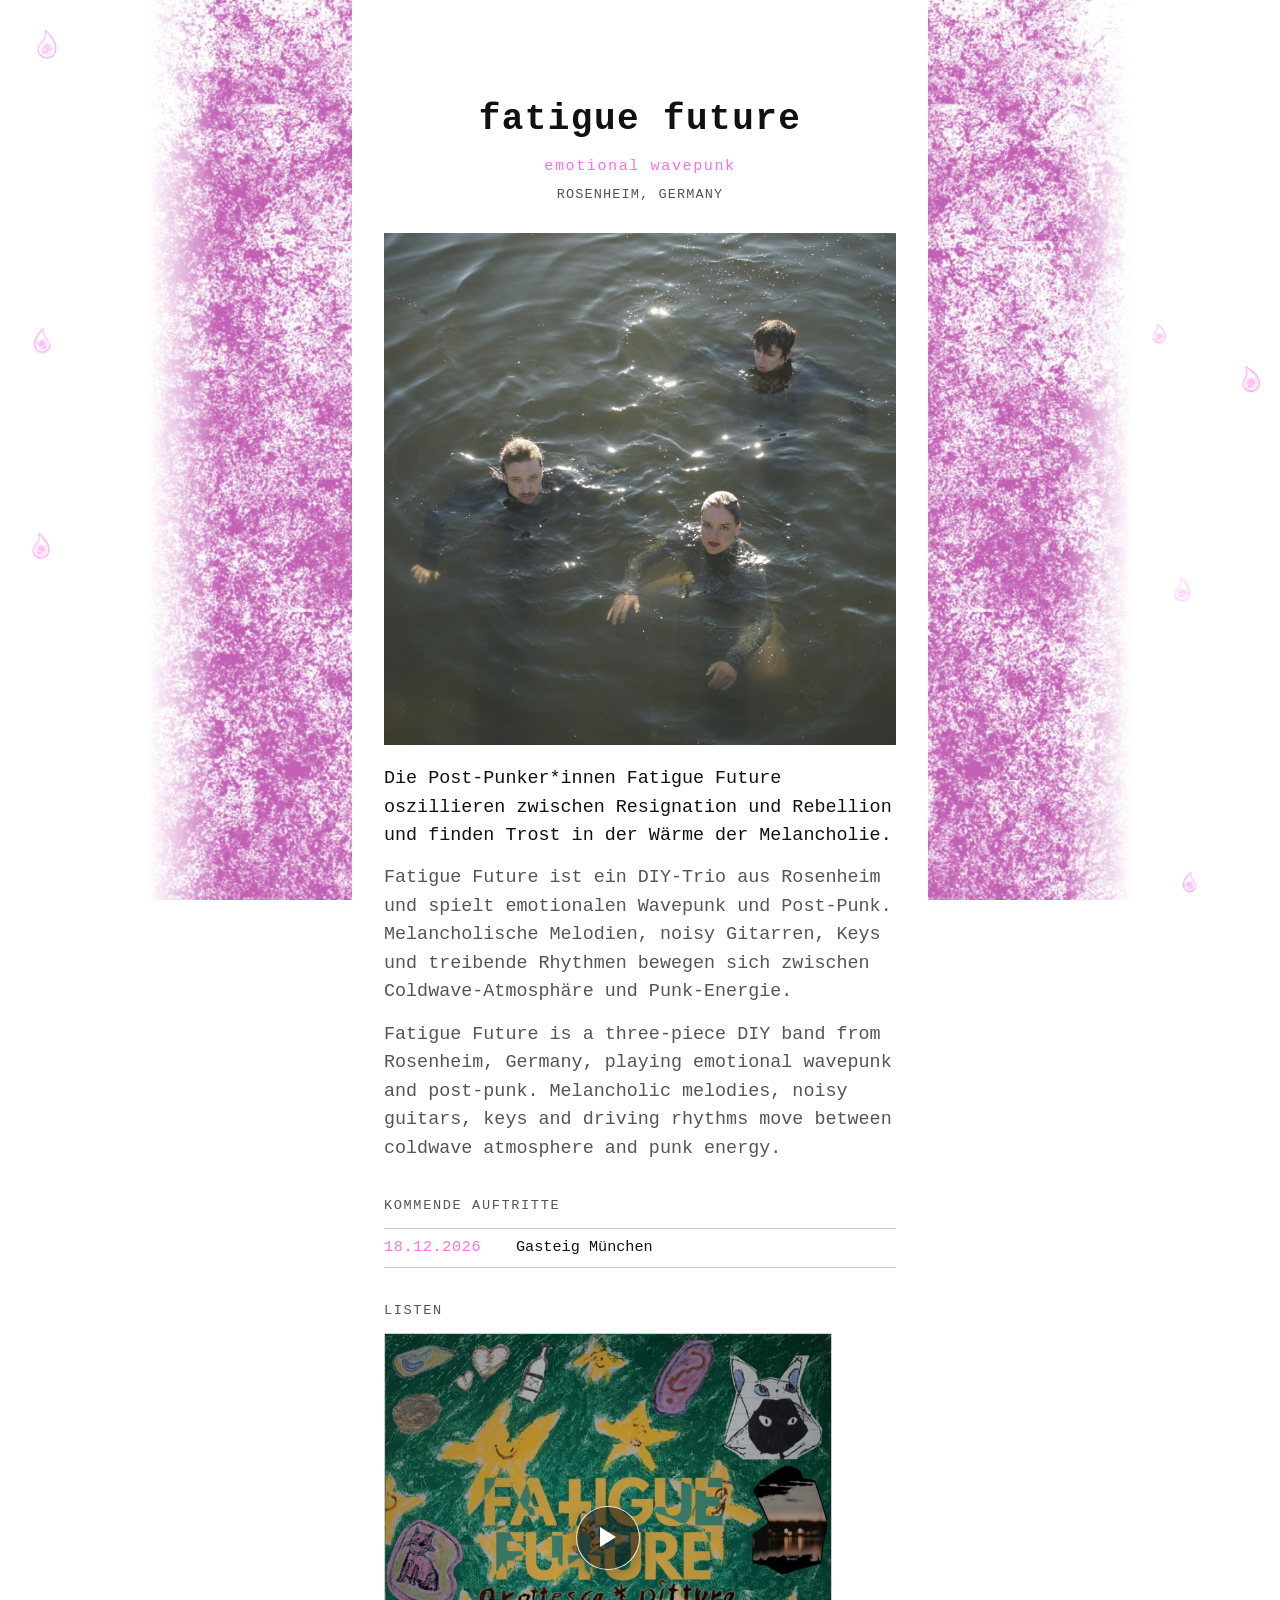
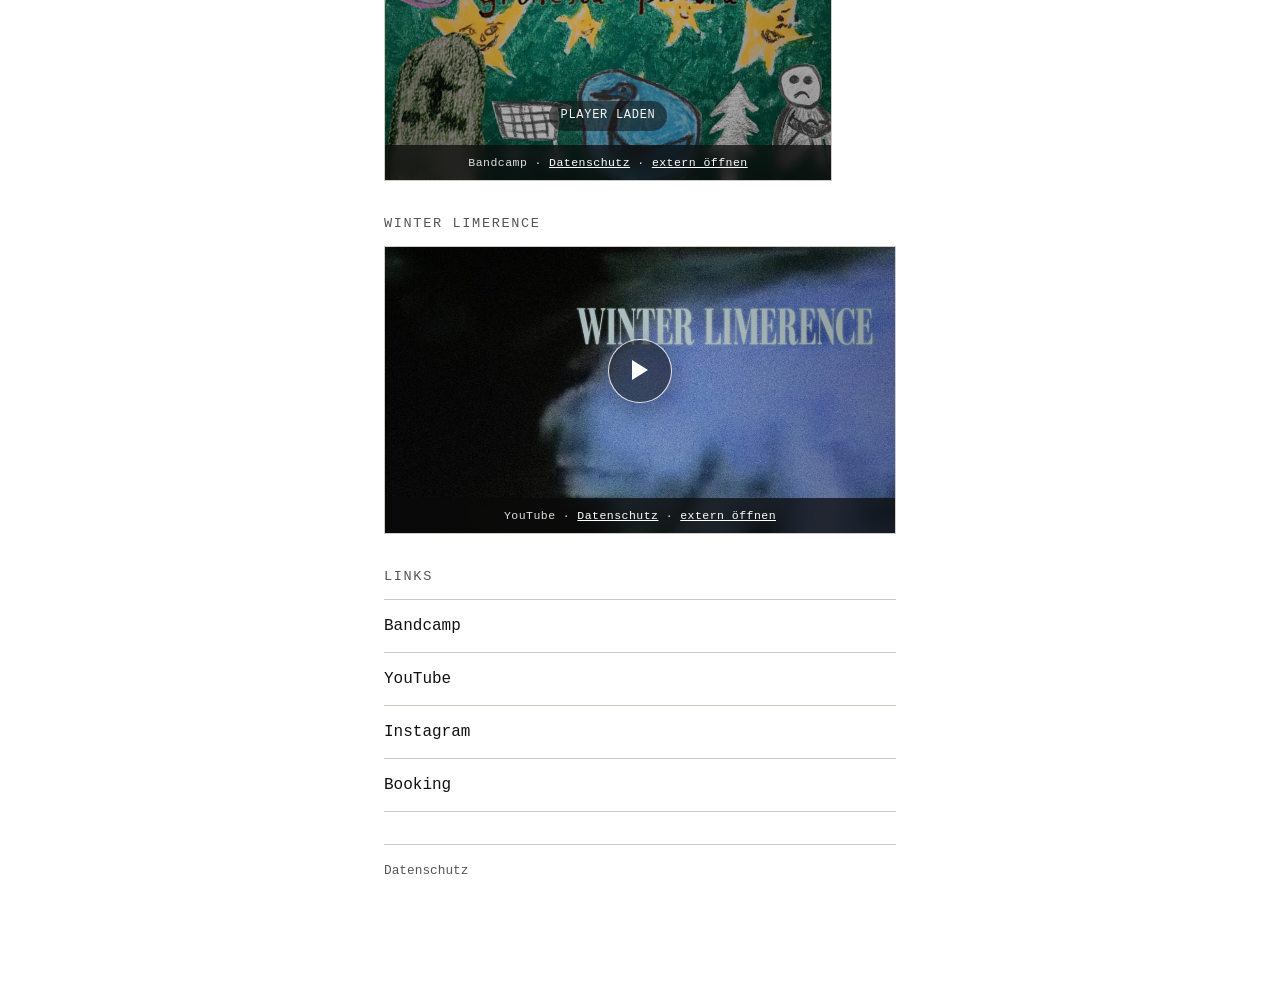
<file: index.html>
<!DOCTYPE html>
<html lang="de">
  <head>
    <meta charset="utf-8" />
    <meta name="viewport" content="width=device-width, initial-scale=1" />
    <title>Fatigue Future: emotional wavepunk from Rosenheim</title>
    <meta
      name="description"
      content="Fatigue Future is a three-piece DIY band from Rosenheim, Germany, playing emotional wavepunk and post-punk."
    />
    <meta name="robots" content="index, follow" />
    <link rel="canonical" href="https://fatiguefuture.github.io/" />

    <meta property="og:type" content="website" />
    <meta property="og:locale" content="de_DE" />
    <meta property="og:locale:alternate" content="en_US" />
    <meta property="og:site_name" content="Fatigue Future" />
    <meta property="og:title" content="Fatigue Future: emotional wavepunk" />
    <meta
      property="og:description"
      content="Three-piece DIY band from Rosenheim, Germany: emotional wavepunk and post-punk."
    />
    <meta property="og:url" content="https://fatiguefuture.github.io/" />
    <meta
      property="og:image"
      content="https://fatiguefuture.github.io/assets/band.jpg"
    />
    <meta property="og:image:alt" content="Fatigue Future, Bandfoto" />

    <meta name="twitter:card" content="summary_large_image" />
    <meta name="twitter:title" content="Fatigue Future: emotional wavepunk" />
    <meta
      name="twitter:description"
      content="Three-piece DIY band from Rosenheim, Germany: emotional wavepunk and post-punk."
    />
    <meta
      name="twitter:image"
      content="https://fatiguefuture.github.io/assets/band.jpg"
    />

    <meta name="theme-color" content="#ff70e0" />
    <link rel="icon" href="assets/tear.png" type="image/png" sizes="1024x1024" />
    <link rel="apple-touch-icon" href="assets/tear.png" />

    <link rel="stylesheet" href="styles.css" />

    <script type="application/ld+json">
      {
        "@context": "https://schema.org",
        "@type": "MusicGroup",
        "name": "Fatigue Future",
        "alternateName": ["fatigue future", "Fa⸸igue Fu⸸ure"],
        "description": "Fatigue Future is a three-piece DIY band from Rosenheim, Germany, playing emotional wavepunk and post-punk. Melancholic melodies, noisy guitars, keys and driving rhythms move between coldwave atmosphere and punk energy.",
        "genre": [
          "emotional wavepunk",
          "wave punk",
          "post-punk",
          "coldwave"
        ],
        "url": "https://fatiguefuture.github.io/",
        "image": "https://fatiguefuture.github.io/assets/band.jpg",
        "email": "mailto:fatiguefuture@protonmail.com",
        "foundingLocation": {
          "@type": "Place",
          "name": "Rosenheim",
          "address": {
            "@type": "PostalAddress",
            "addressLocality": "Rosenheim",
            "addressCountry": "DE"
          }
        },
        "address": {
          "@type": "PostalAddress",
          "addressLocality": "Rosenheim",
          "addressCountry": "DE"
        },
        "album": {
          "@type": "MusicAlbum",
          "name": "grottesca*pittura",
          "url": "https://fatiguefuture.bandcamp.com/album/grottesca-pittura",
          "byArtist": {
            "@type": "MusicGroup",
            "name": "Fatigue Future"
          }
        },
        "sameAs": [
          "https://fatiguefuture.bandcamp.com",
          "https://www.instagram.com/fatigue.future/",
          "https://www.youtube.com/@FatigueFuture"
        ]
      }
    </script>
  </head>
  <body>
    <div class="bg-wash bg-wash--left" aria-hidden="true"></div>
    <div class="bg-wash bg-wash--right" aria-hidden="true"></div>
    <div class="tears" aria-hidden="true">
      <span class="tear tear--left"></span>
      <span class="tear tear--left"></span>
      <span class="tear tear--left"></span>
      <span class="tear tear--left"></span>
      <span class="tear tear--left"></span>
      <span class="tear tear--right"></span>
      <span class="tear tear--right"></span>
      <span class="tear tear--right"></span>
      <span class="tear tear--right"></span>
      <span class="tear tear--right"></span>
    </div>

    <main class="page">
      <header class="hero">
        <h1>fatigue future</h1>
        <p class="genre">emotional wavepunk</p>
        <p class="location">Rosenheim, Germany</p>
      </header>

      <section class="about" aria-labelledby="about-heading">
        <h2 id="about-heading" class="visually-hidden">About</h2>
        <img
          class="about__photo"
          src="assets/band.jpg"
          alt="Fatigue Future, Bandfoto"
          width="1599"
          height="1600"
          loading="lazy"
          decoding="async"
        />
        <p class="bio">
          Die Post-Punker*innen Fatigue Future oszillieren zwischen Resignation
          und Rebellion und finden Trost in der Wärme der Melancholie.
        </p>
        <p class="bio bio--facts">
          Fatigue Future ist ein DIY-Trio aus Rosenheim und spielt emotionalen
          Wavepunk und Post-Punk. Melancholische Melodien, noisy Gitarren,
          Keys und treibende Rhythmen bewegen sich zwischen Coldwave-Atmosphäre
          und Punk-Energie.
        </p>
        <p class="bio bio--facts" lang="en">
          Fatigue Future is a three-piece DIY band from Rosenheim, Germany,
          playing emotional wavepunk and post-punk. Melancholic melodies,
          noisy guitars, keys and driving rhythms move between coldwave
          atmosphere and punk energy.
        </p>
      </section>

      <section class="gigs" aria-labelledby="gigs-heading">
        <h2 id="gigs-heading">Kommende Auftritte</h2>
        <div data-gigs>
          <p class="gigs__empty">Termine werden geladen…</p>
        </div>
        <noscript>
          <p class="gigs__empty">
            Termine laden mit JavaScript. Aktuelles auch auf
            <a
              href="https://instagram.com/fatigue.future/"
              rel="noopener noreferrer"
              >Instagram</a
            >.
          </p>
        </noscript>
      </section>

      <section class="listen" aria-labelledby="listen-heading">
        <h2 id="listen-heading">Listen</h2>
        <div
          class="facade facade--bandcamp"
          data-facade
          data-provider="bandcamp"
          data-title="Bandcamp Player: grottesca*pittura"
          data-height="470px"
          data-src="https://bandcamp.com/EmbeddedPlayer/album=3301228247/size=large/bgcol=ffffff/linkcol=ff70e0/artwork=small/transparent=true/"
        >
          <img
            class="facade__poster"
            src="assets/poster-grottesca.jpg"
            alt=""
            width="700"
            height="700"
            decoding="async"
          />
          <button type="button" class="facade__hit" data-load>
            <span class="facade__play" aria-hidden="true"></span>
            <span class="facade__hit-label">Player laden</span>
          </button>
          <div class="facade__bar">
            <span>Bandcamp</span>
            <span aria-hidden="true">·</span>
            <a href="datenschutz.html">Datenschutz</a>
            <span aria-hidden="true">·</span>
            <a
              href="https://fatiguefuture.bandcamp.com/album/grottesca-pittura"
              rel="noopener noreferrer"
              >extern öffnen</a
            >
          </div>
        </div>
      </section>

      <section class="video" aria-labelledby="video-heading">
        <h2 id="video-heading">Winter Limerence</h2>
        <div
          class="facade facade--video"
          data-facade
          data-provider="youtube"
          data-title="fatigue future: Winter Limerence"
          data-allow="accelerometer; autoplay; clipboard-write; encrypted-media; gyroscope; picture-in-picture; web-share"
          data-src="https://www.youtube-nocookie.com/embed/GQcyp2q3ArY"
        >
          <img
            class="facade__poster"
            src="assets/poster-winter.jpg"
            alt=""
            width="988"
            height="984"
            decoding="async"
          />
          <button
            type="button"
            class="facade__hit"
            data-load
            aria-label="Winter Limerence von YouTube laden"
          >
            <span class="facade__play" aria-hidden="true"></span>
          </button>
          <div class="facade__bar">
            <span>YouTube</span>
            <span aria-hidden="true">·</span>
            <a href="datenschutz.html">Datenschutz</a>
            <span aria-hidden="true">·</span>
            <a
              href="https://www.youtube.com/watch?v=GQcyp2q3ArY"
              rel="noopener noreferrer"
              >extern öffnen</a
            >
          </div>
        </div>
      </section>

      <section class="links" aria-labelledby="links-heading">
        <h2 id="links-heading">Links</h2>
        <ul>
          <li>
            <a href="https://fatiguefuture.bandcamp.com" rel="noopener noreferrer"
              >Bandcamp</a
            >
          </li>
          <li>
            <a
              href="https://www.youtube.com/@FatigueFuture"
              rel="noopener noreferrer"
              >YouTube</a
            >
          </li>
          <li>
            <a
              href="https://instagram.com/fatigue.future/"
              rel="noopener noreferrer"
              >Instagram</a
            >
          </li>
          <li>
            <a href="mailto:fatiguefuture@protonmail.com">Booking</a>
          </li>
        </ul>
      </section>

      <footer class="site-footer">
        <a href="datenschutz.html">Datenschutz</a>
      </footer>
    </main>

    <script src="consent.js" defer></script>
    <script src="gigs.js" defer></script>
    <script src="tears.js?v=7" defer></script>
  </body>
</html>
</file>
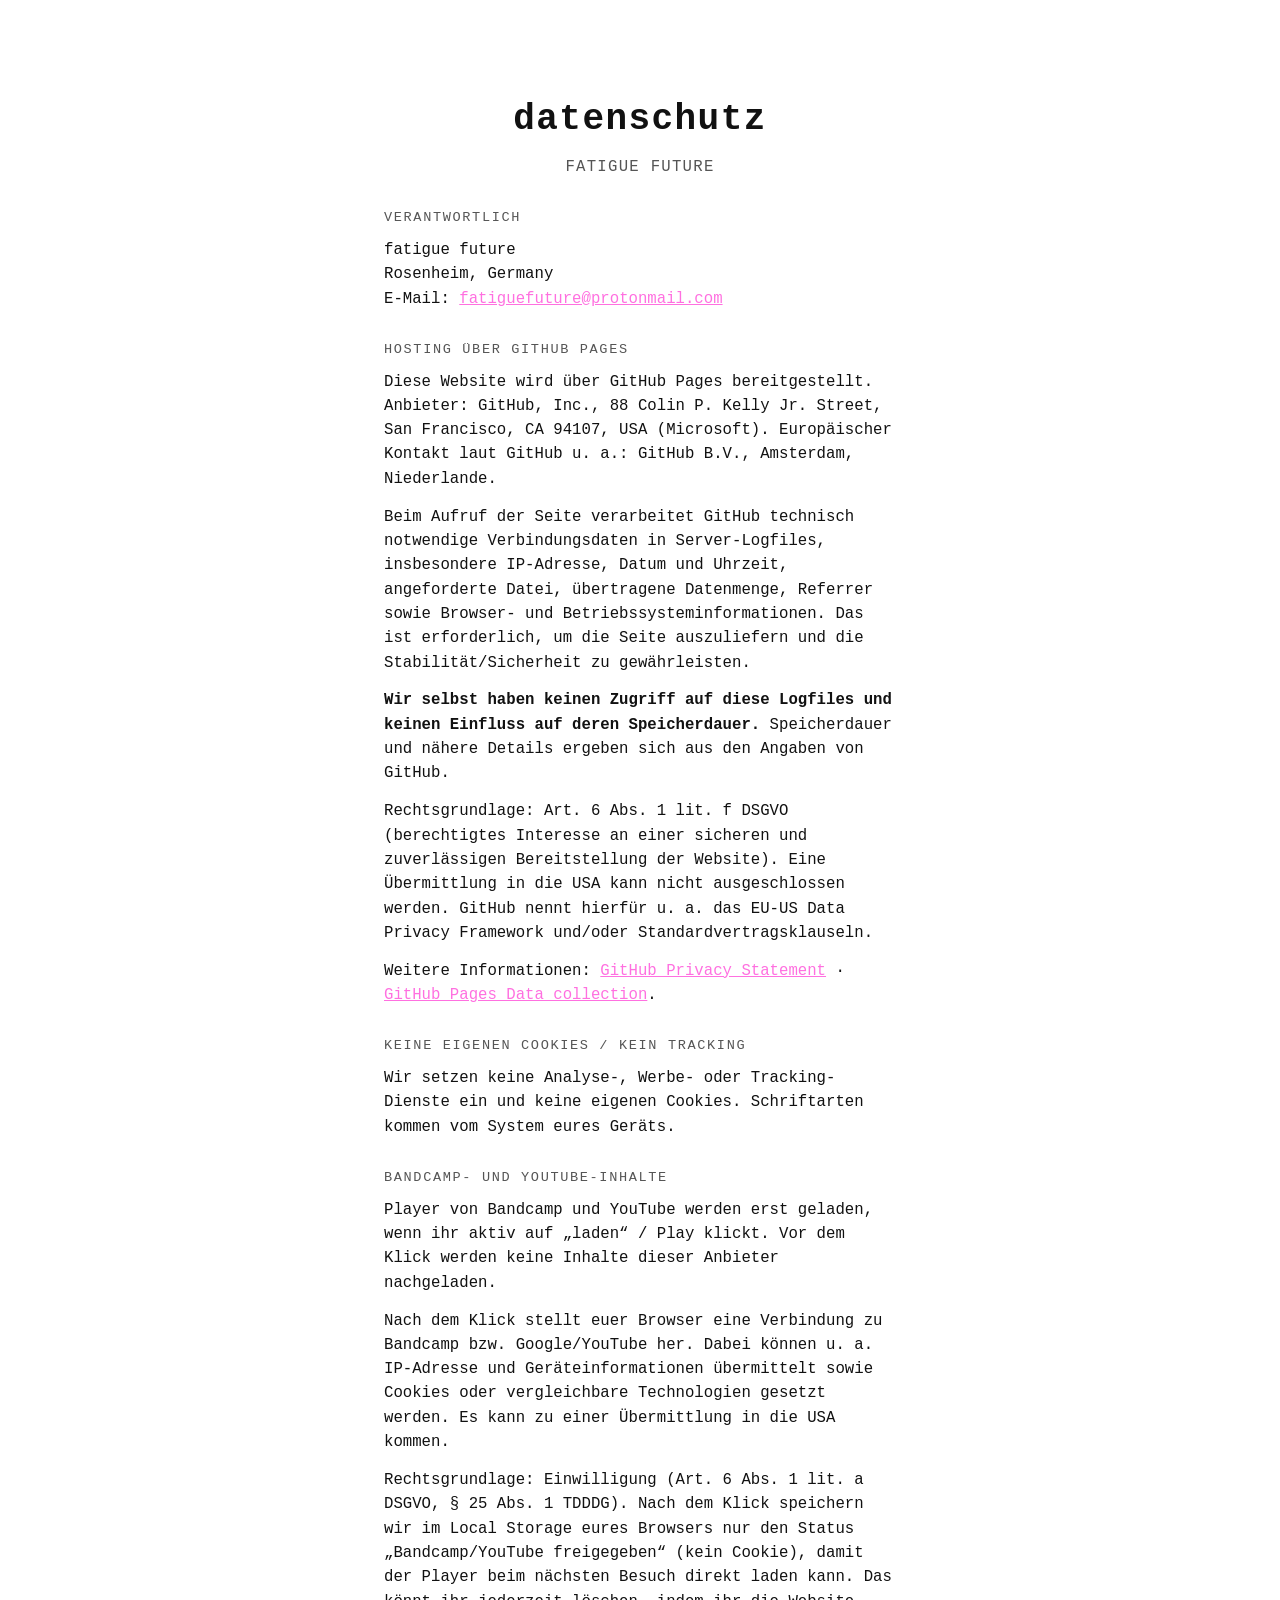
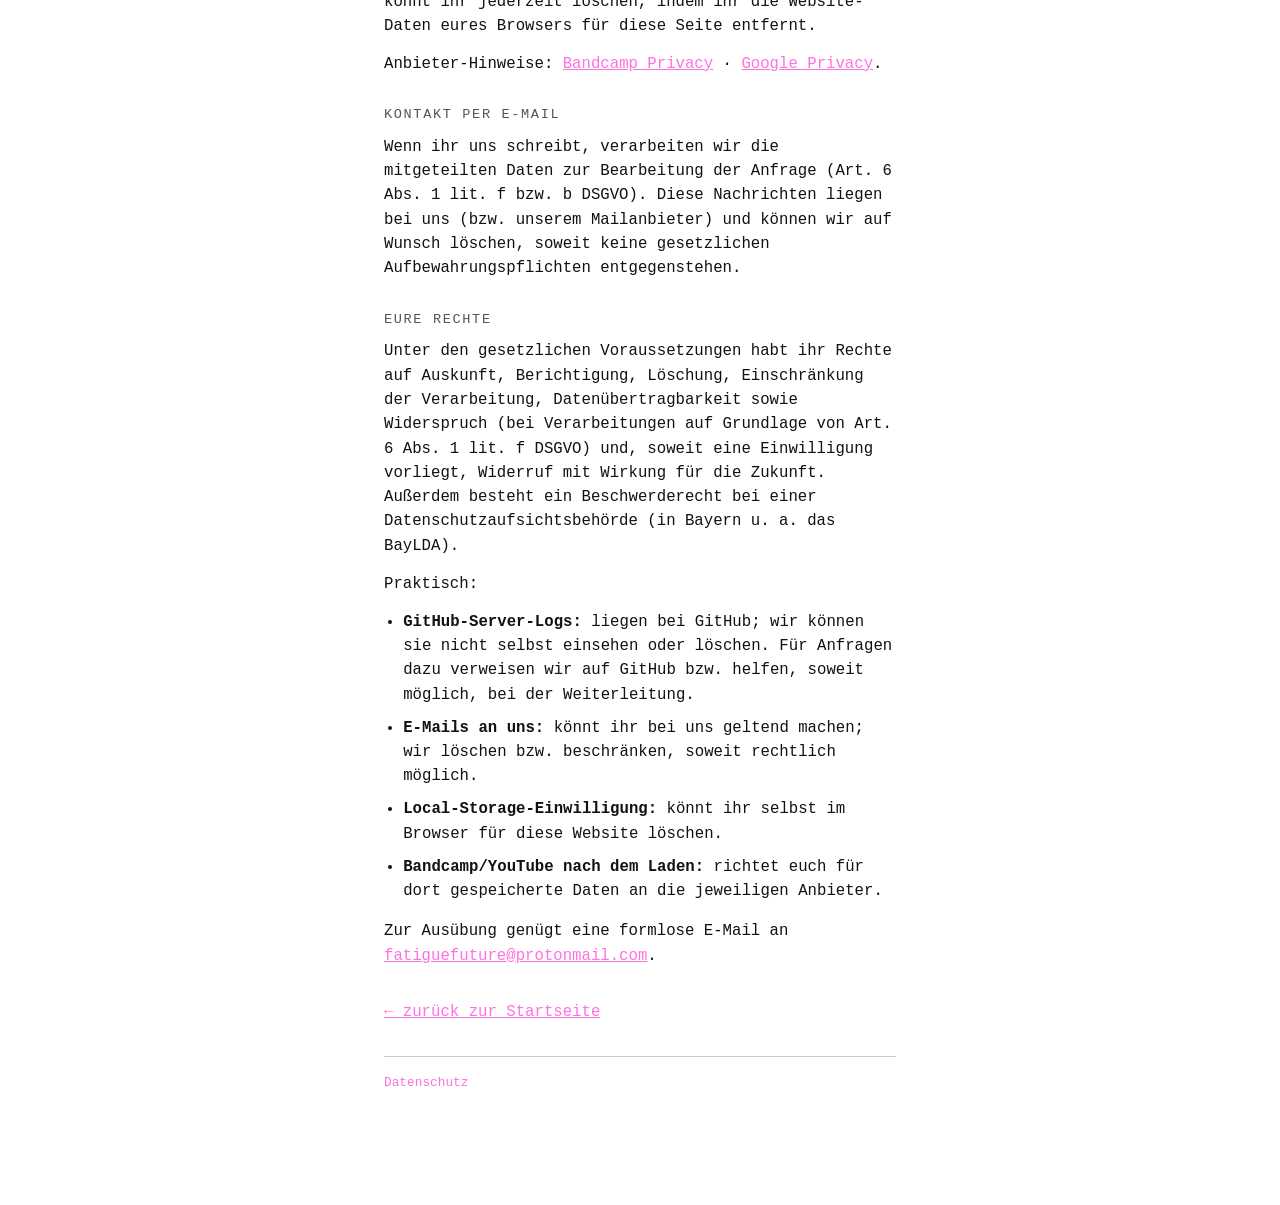
<file: datenschutz.html>
<!DOCTYPE html>
<html lang="de">
  <head>
    <meta charset="utf-8" />
    <meta name="viewport" content="width=device-width, initial-scale=1" />
    <title>Datenschutz: fatigue future</title>
    <meta
      name="description"
      content="Datenschutzhinweise zur Website von fatigue future."
    />
    <meta name="robots" content="noindex, follow" />
    <link rel="canonical" href="https://fatiguefuture.github.io/datenschutz.html" />
    <meta name="theme-color" content="#ff70e0" />
    <link rel="icon" href="assets/tear.png" type="image/png" sizes="1024x1024" />
    <link rel="apple-touch-icon" href="assets/tear.png" />
    <link rel="stylesheet" href="styles.css" />
  </head>
  <body>
    <main class="page legal">
      <header class="hero">
        <h1>Datenschutz</h1>
        <p class="location">fatigue future</p>
      </header>

      <section>
        <h2>Verantwortlich</h2>
        <p>
          fatigue future<br />
          Rosenheim, Germany<br />
          E-Mail:
          <a href="mailto:fatiguefuture@protonmail.com"
            >fatiguefuture@protonmail.com</a
          >
        </p>
      </section>

      <section>
        <h2>Hosting über GitHub Pages</h2>
        <p>
          Diese Website wird über GitHub Pages bereitgestellt. Anbieter:
          GitHub, Inc., 88 Colin P. Kelly Jr. Street, San Francisco, CA 94107,
          USA (Microsoft). Europäischer Kontakt laut GitHub u.&nbsp;a.: GitHub
          B.V., Amsterdam, Niederlande.
        </p>
        <p>
          Beim Aufruf der Seite verarbeitet GitHub technisch notwendige
          Verbindungsdaten in Server-Logfiles, insbesondere IP-Adresse, Datum
          und Uhrzeit, angeforderte Datei, übertragene Datenmenge, Referrer
          sowie Browser- und Betriebssysteminformationen. Das ist erforderlich,
          um die Seite auszuliefern und die Stabilität/Sicherheit zu
          gewährleisten.
        </p>
        <p>
          <strong
            >Wir selbst haben keinen Zugriff auf diese Logfiles und keinen
            Einfluss auf deren Speicherdauer.</strong
          >
          Speicherdauer und nähere Details ergeben sich aus den Angaben von
          GitHub.
        </p>
        <p>
          Rechtsgrundlage: Art. 6 Abs. 1 lit. f DSGVO (berechtigtes Interesse an
          einer sicheren und zuverlässigen Bereitstellung der Website). Eine
          Übermittlung in die USA kann nicht ausgeschlossen werden. GitHub nennt
          hierfür u.&nbsp;a. das EU-US Data Privacy Framework und/oder
          Standardvertragsklauseln.
        </p>
        <p>
          Weitere Informationen:
          <a
            href="https://docs.github.com/en/site-policy/privacy-policies/github-general-privacy-statement"
            rel="noopener noreferrer"
            >GitHub Privacy Statement</a
          >
          ·
          <a
            href="https://docs.github.com/en/pages/getting-started-with-github-pages/what-is-github-pages#data-collection"
            rel="noopener noreferrer"
            >GitHub Pages Data collection</a
          >.
        </p>
      </section>

      <section>
        <h2>Keine eigenen Cookies / kein Tracking</h2>
        <p>
          Wir setzen keine Analyse-, Werbe- oder Tracking-Dienste ein und keine
          eigenen Cookies. Schriftarten kommen vom System eures Geräts.
        </p>
      </section>

      <section>
        <h2>Bandcamp- und YouTube-Inhalte</h2>
        <p>
          Player von Bandcamp und YouTube werden erst geladen, wenn ihr aktiv
          auf „laden“ / Play klickt. Vor dem Klick werden keine Inhalte dieser
          Anbieter nachgeladen.
        </p>
        <p>
          Nach dem Klick stellt euer Browser eine Verbindung zu Bandcamp bzw.
          Google/YouTube her. Dabei können u.&nbsp;a. IP-Adresse und
          Geräteinformationen übermittelt sowie Cookies oder vergleichbare
          Technologien gesetzt werden. Es kann zu einer Übermittlung in die USA
          kommen.
        </p>
        <p>
          Rechtsgrundlage: Einwilligung (Art. 6 Abs. 1 lit. a DSGVO, § 25 Abs. 1
          TDDDG). Nach dem Klick speichern wir im Local Storage eures Browsers
          nur den Status „Bandcamp/YouTube freigegeben“ (kein Cookie), damit der
          Player beim nächsten Besuch direkt laden kann. Das könnt ihr jederzeit
          löschen, indem ihr die Website-Daten eures Browsers für diese Seite
          entfernt.
        </p>
        <p>
          Anbieter-Hinweise:
          <a href="https://bandcamp.com/privacy" rel="noopener noreferrer"
            >Bandcamp Privacy</a
          >
          ·
          <a
            href="https://policies.google.com/privacy"
            rel="noopener noreferrer"
            >Google Privacy</a
          >.
        </p>
      </section>

      <section>
        <h2>Kontakt per E-Mail</h2>
        <p>
          Wenn ihr uns schreibt, verarbeiten wir die mitgeteilten Daten zur
          Bearbeitung der Anfrage (Art. 6 Abs. 1 lit. f bzw. b DSGVO). Diese
          Nachrichten liegen bei uns (bzw. unserem Mailanbieter) und können wir
          auf Wunsch löschen, soweit keine gesetzlichen Aufbewahrungspflichten
          entgegenstehen.
        </p>
      </section>

      <section>
        <h2>Eure Rechte</h2>
        <p>
          Unter den gesetzlichen Voraussetzungen habt ihr Rechte auf Auskunft,
          Berichtigung, Löschung, Einschränkung der Verarbeitung,
          Datenübertragbarkeit sowie Widerspruch (bei Verarbeitungen auf
          Grundlage von Art. 6 Abs. 1 lit. f DSGVO) und, soweit eine
          Einwilligung vorliegt, Widerruf mit Wirkung für die Zukunft. Außerdem
          besteht ein Beschwerderecht bei einer Datenschutzaufsichtsbehörde
          (in Bayern u.&nbsp;a. das BayLDA).
        </p>
        <p>
          Praktisch:
        </p>
        <ul>
          <li>
            <strong>GitHub-Server-Logs:</strong> liegen bei GitHub; wir können
            sie nicht selbst einsehen oder löschen. Für Anfragen dazu verweisen
            wir auf GitHub bzw. helfen, soweit möglich, bei der Weiterleitung.
          </li>
          <li>
            <strong>E-Mails an uns:</strong> könnt ihr bei uns geltend machen;
            wir löschen bzw. beschränken, soweit rechtlich möglich.
          </li>
          <li>
            <strong>Local-Storage-Einwilligung:</strong> könnt ihr selbst im
            Browser für diese Website löschen.
          </li>
          <li>
            <strong>Bandcamp/YouTube nach dem Laden:</strong> richtet euch für
            dort gespeicherte Daten an die jeweiligen Anbieter.
          </li>
        </ul>
        <p>
          Zur Ausübung genügt eine formlose E-Mail an
          <a href="mailto:fatiguefuture@protonmail.com"
            >fatiguefuture@protonmail.com</a
          >.
        </p>
      </section>

      <p class="legal-back"><a href="/">← zurück zur Startseite</a></p>
      <footer class="site-footer">
        <a href="datenschutz.html">Datenschutz</a>
      </footer>
    </main>
  </body>
</html>
</file>
<file: styles.css>
:root {
  --bg: #ffffff;
  --panel: rgba(255, 255, 255, 0.92);
  --fg: #111111;
  --muted: #555555;
  --line: #d0cbc4;
  --accent: #ff70e0;
  --max: 36rem;
}

*,
*::before,
*::after {
  box-sizing: border-box;
}

html {
  color-scheme: light;
}

body {
  margin: 0;
  min-height: 100vh;
  font-family: "Courier New", Courier, monospace;
  color: var(--fg);
  line-height: 1.55;
  background-color: #ffffff;
}

/* Side gutters only: outer half white (tears), inner half textured */
.bg-wash {
  position: fixed;
  top: 0;
  bottom: 0;
  z-index: 0;
  width: max(0px, calc((100% - var(--max)) / 2));
  pointer-events: none;
  background-image: url("assets/bg.jpg");
  background-size: cover;
  background-repeat: no-repeat;
  -webkit-mask-repeat: no-repeat;
  mask-repeat: no-repeat;
  -webkit-mask-size: 100% 100%;
  mask-size: 100% 100%;
}

.bg-wash--left {
  left: 0;
  background-position: left center;
  -webkit-mask-image: linear-gradient(
    to right,
    transparent 0%,
    transparent 42%,
    rgba(0, 0, 0, 0.45) 52%,
    #000 62%,
    #000 100%
  );
  mask-image: linear-gradient(
    to right,
    transparent 0%,
    transparent 42%,
    rgba(0, 0, 0, 0.45) 52%,
    #000 62%,
    #000 100%
  );
}

.bg-wash--right {
  right: 0;
  background-position: right center;
  -webkit-mask-image: linear-gradient(
    to left,
    transparent 0%,
    transparent 42%,
    rgba(0, 0, 0, 0.45) 52%,
    #000 62%,
    #000 100%
  );
  mask-image: linear-gradient(
    to left,
    transparent 0%,
    transparent 42%,
    rgba(0, 0, 0, 0.45) 52%,
    #000 62%,
    #000 100%
  );
}

.page {
  position: relative;
  z-index: 1;
  width: min(100% - 1.5rem, var(--max));
  margin: 0 auto;
  padding: 2.5rem 1.25rem 3rem;
  background: var(--panel);
}

.hero {
  text-align: center;
  margin-bottom: 1.75rem;
}

.hero h1 {
  margin: 0 0 0.45rem;
  font-size: clamp(1.75rem, 6vw, 2.25rem);
  font-weight: 700;
  letter-spacing: 0.04em;
  text-transform: lowercase;
}

.genre {
  margin: 0 0 0.35rem;
  color: var(--accent);
  letter-spacing: 0.1em;
  text-transform: lowercase;
  font-size: 0.95rem;
}

.location {
  margin: 0;
  color: var(--muted);
  letter-spacing: 0.08em;
  text-transform: uppercase;
  font-size: 0.85rem;
}

.about {
  margin-bottom: 2rem;
}

.about__photo {
  display: block;
  width: 100%;
  height: auto;
  margin: 0 0 1.25rem;
  aspect-ratio: 1 / 1;
  object-fit: cover;
}

.bio {
  margin: 0;
  font-size: 1.05rem;
  text-wrap: pretty;
}

.bio + .bio {
  margin-top: 0.85rem;
}

.bio--facts {
  font-size: 0.95rem;
  color: var(--muted);
}

.listen,
.video,
.links,
.gigs {
  margin-bottom: 2rem;
}

.listen h2,
.video h2,
.links h2,
.gigs h2 {
  margin: 0 0 0.75rem;
  font-size: 0.85rem;
  font-weight: 400;
  letter-spacing: 0.12em;
  text-transform: uppercase;
  color: var(--muted);
}

.gigs__list {
  margin: 0;
  padding: 0;
  list-style: none;
}

.gigs__item {
  display: grid;
  grid-template-columns: 7.5rem 1fr;
  gap: 0.75rem;
  padding: 0.45rem 0;
  border-top: 1px solid var(--line);
  font-size: 0.95rem;
}

.gigs__item:last-child {
  border-bottom: 1px solid var(--line);
}

.gigs__item time {
  color: var(--accent);
  letter-spacing: 0.04em;
  white-space: nowrap;
}

.gigs__label a {
  color: inherit;
  text-underline-offset: 0.12em;
}

.gigs__label a:hover,
.gigs__label a:focus-visible {
  color: var(--accent);
}

.gigs__empty {
  margin: 0;
  color: var(--muted);
  font-size: 0.95rem;
}

.gigs__empty a {
  color: inherit;
  text-underline-offset: 0.12em;
}

.gigs__empty a:hover,
.gigs__empty a:focus-visible {
  color: var(--accent);
}

.facade {
  position: relative;
  overflow: hidden;
  border: 1px solid var(--line);
  background: #111;
  color: #f5f5f5;
}

.facade--bandcamp {
  aspect-ratio: 1 / 1;
  max-height: 28rem;
}

.facade--video {
  aspect-ratio: 16 / 9;
}

.facade__poster {
  position: absolute;
  inset: 0;
  width: 100%;
  height: 100%;
  object-fit: cover;
}

.facade__hit {
  appearance: none;
  position: absolute;
  inset: 0;
  z-index: 1;
  display: grid;
  place-items: center;
  gap: 0.75rem;
  margin: 0;
  padding: 0 0 2.4rem;
  border: 0;
  background:
    radial-gradient(circle at center, rgba(0, 0, 0, 0.18) 0%, rgba(0, 0, 0, 0.42) 100%);
  color: inherit;
  font: inherit;
  cursor: pointer;
}

.facade__hit:hover .facade__play,
.facade__hit:focus-visible .facade__play {
  transform: scale(1.06);
  background: rgba(255, 112, 224, 0.92);
}

.facade__hit:focus-visible {
  outline: 2px solid var(--accent);
  outline-offset: -2px;
}

.facade__play {
  width: 4rem;
  height: 4rem;
  border-radius: 50%;
  background: rgba(17, 17, 17, 0.55);
  border: 1.5px solid rgba(255, 255, 255, 0.85);
  box-shadow: 0 8px 28px rgba(0, 0, 0, 0.35);
  transition: transform 160ms ease, background-color 160ms ease;
}

.facade__play::before {
  content: "";
  display: block;
  width: 0;
  height: 0;
  margin: 1.25rem 0 0 1.45rem;
  border-style: solid;
  border-width: 0.65rem 0 0.65rem 1.05rem;
  border-color: transparent transparent transparent #fff;
}

.facade__hit-label {
  position: absolute;
  bottom: 3.1rem;
  padding: 0.35rem 0.7rem;
  border-radius: 999px;
  background: rgba(17, 17, 17, 0.55);
  font-size: 0.75rem;
  letter-spacing: 0.06em;
  text-transform: uppercase;
}

.facade__bar {
  position: absolute;
  left: 0;
  right: 0;
  bottom: 0;
  z-index: 2;
  display: flex;
  flex-wrap: wrap;
  align-items: center;
  justify-content: center;
  gap: 0.45rem;
  padding: 0.55rem 0.75rem;
  background: rgba(10, 10, 10, 0.72);
  backdrop-filter: blur(6px);
  font-size: 0.72rem;
  letter-spacing: 0.04em;
  color: #dedede;
}

.facade__bar a {
  color: #fff;
  text-decoration: underline;
  text-underline-offset: 0.12em;
}

.facade__bar a:hover,
.facade__bar a:focus-visible {
  color: var(--accent);
}

.page iframe {
  display: block;
  width: 100%;
  border: 0;
}

.video iframe {
  width: 100%;
  aspect-ratio: 16 / 9;
  background: #000;
}

.site-footer {
  margin-top: 2rem;
  padding-top: 1rem;
  border-top: 1px solid var(--line);
  font-size: 0.8rem;
}

.site-footer a {
  color: var(--muted);
  text-decoration: none;
}

.site-footer a:hover,
.site-footer a:focus-visible {
  color: var(--accent);
}

.legal h2 {
  margin: 1.75rem 0 0.6rem;
  font-size: 0.85rem;
  font-weight: 400;
  letter-spacing: 0.12em;
  text-transform: uppercase;
  color: var(--muted);
}

.legal p,
.legal li {
  margin: 0 0 0.85rem;
  font-size: 0.98rem;
}

.legal ul {
  margin: 0 0 1rem;
  padding-left: 1.2rem;
}

.legal li {
  margin-bottom: 0.55rem;
}

.legal a {
  color: var(--accent);
}

.legal-back {
  margin-top: 2rem !important;
}

.links {
  margin-bottom: 0;
}

.links ul {
  list-style: none;
  margin: 0;
  padding: 0;
  border-top: 1px solid var(--line);
}

.links li {
  border-bottom: 1px solid var(--line);
}

.links a {
  display: block;
  padding: 0.85rem 0;
  color: var(--fg);
  text-decoration: none;
}

.links a:hover,
.links a:focus-visible {
  color: var(--accent);
}

.visually-hidden {
  position: absolute;
  width: 1px;
  height: 1px;
  padding: 0;
  margin: -1px;
  overflow: hidden;
  clip: rect(0, 0, 0, 0);
  white-space: nowrap;
  border: 0;
}

.tears {
  position: fixed;
  inset: 0;
  z-index: 0;
  pointer-events: none;
  overflow: hidden;
}

.tear {
  position: absolute;
  top: 0;
  left: 0;
  width: 1.5rem;
  aspect-ratio: 1;
  background: url("assets/tear.png") center / contain no-repeat;
  opacity: 0.78;
  will-change: transform;
  transform: translate3d(0, -20vh, 0);
}

.tear--right {
  left: auto;
  right: 0;
}

@media (min-width: 48rem) {
  body {
    padding: 3rem 0 4rem;
  }

  .page {
    padding: 2.75rem 2rem 3rem;
  }

  .bio {
    font-size: 1.15rem;
  }
}

@media (max-width: 47.99rem) {
  .bg-wash {
    width: max(0px, calc((100% - min(100% - 1.5rem, var(--max))) / 2));
  }

  .bg-wash--left,
  .bg-wash--right {
    -webkit-mask-image: linear-gradient(
      to right,
      transparent 0%,
      transparent 48%,
      rgba(0, 0, 0, 0.4) 58%,
      #000 70%,
      #000 100%
    );
    mask-image: linear-gradient(
      to right,
      transparent 0%,
      transparent 48%,
      rgba(0, 0, 0, 0.4) 58%,
      #000 70%,
      #000 100%
    );
  }

  .bg-wash--right {
    -webkit-mask-image: linear-gradient(
      to left,
      transparent 0%,
      transparent 48%,
      rgba(0, 0, 0, 0.4) 58%,
      #000 70%,
      #000 100%
    );
    mask-image: linear-gradient(
      to left,
      transparent 0%,
      transparent 48%,
      rgba(0, 0, 0, 0.4) 58%,
      #000 70%,
      #000 100%
    );
  }

  .tear {
    opacity: 0.55;
  }

  .gigs__item {
    grid-template-columns: 1fr;
    gap: 0.15rem;
  }
}

@media (prefers-reduced-motion: reduce) {
  .tears {
    display: none;
  }
}
</file>
